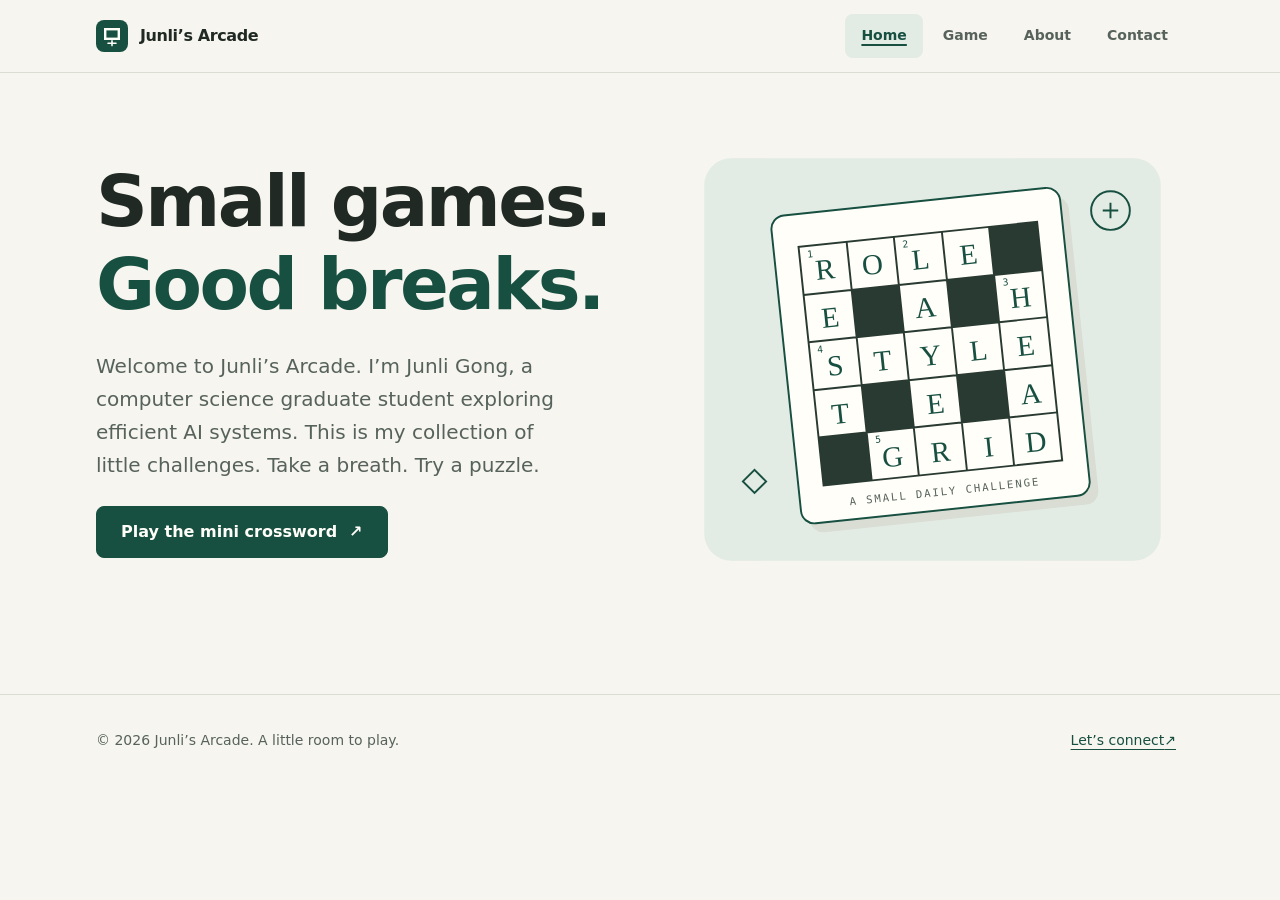
<file: index.html>
<!doctype html>
<html lang="en">
  <head>
    <meta charset="utf-8">
    <meta name="viewport" content="width=device-width, initial-scale=1">
    <meta name="description" content="A personal arcade by Junli Gong. Play a web-themed mini crossword and explore a growing collection of small games.">
    <meta name="theme-color" content="#174f41">
    <title>Small games, thoughtful details | Junli’s Arcade</title>
    <link rel="icon" href="assets/icons/arcade.svg" type="image/svg+xml">
    <link rel="stylesheet" href="styles/global.css">
    <link rel="stylesheet" href="index.css">
  </head>
  <body>
    <a class="skip-link" href="#main-content">Skip to main content</a>
    <header class="site-header">
      <div class="header-inner">
        <a class="brand" href="index.html">
          <img src="assets/icons/arcade.svg" alt="" width="40" height="40">
          <span>Junli’s Arcade</span>
        </a>
        <nav class="site-nav" aria-label="Main navigation">
          <ul>
            <li><a href="index.html" aria-current="page">Home</a></li>
            <li><a href="game/">Game</a></li>
            <li><a href="about/">About</a></li>
            <li><a href="contact/">Contact</a></li>
          </ul>
        </nav>
      </div>
    </header>
    <main class="page" id="main-content" tabindex="-1">
      <section class="hero" aria-labelledby="hero-title">
        <div>
          <h1 id="hero-title">Small games.<br><em>Good breaks.</em></h1>
          <p class="intro">Welcome to Junli’s Arcade. I’m Junli Gong, a computer science graduate student exploring efficient AI systems. This is my collection of little challenges. Take a breath. Try a puzzle.</p>
          <a class="button" href="game/">Play the mini crossword <span aria-hidden="true">↗</span></a>
        </div>
        <figure class="hero-art">
          <img src="assets/images/arcade-board.svg" alt="Illustration of a five-by-five crossword with intersecting web development words" width="520" height="460">
        </figure>
      </section>
    </main>
    <footer class="site-footer">
      <div class="footer-inner">
        <p>© 2026 Junli’s Arcade. A little room to play.</p>
        <a href="contact/">Let’s connect <span aria-hidden="true">↗</span></a>
      </div>
    </footer>
  </body>
</html>
</file>
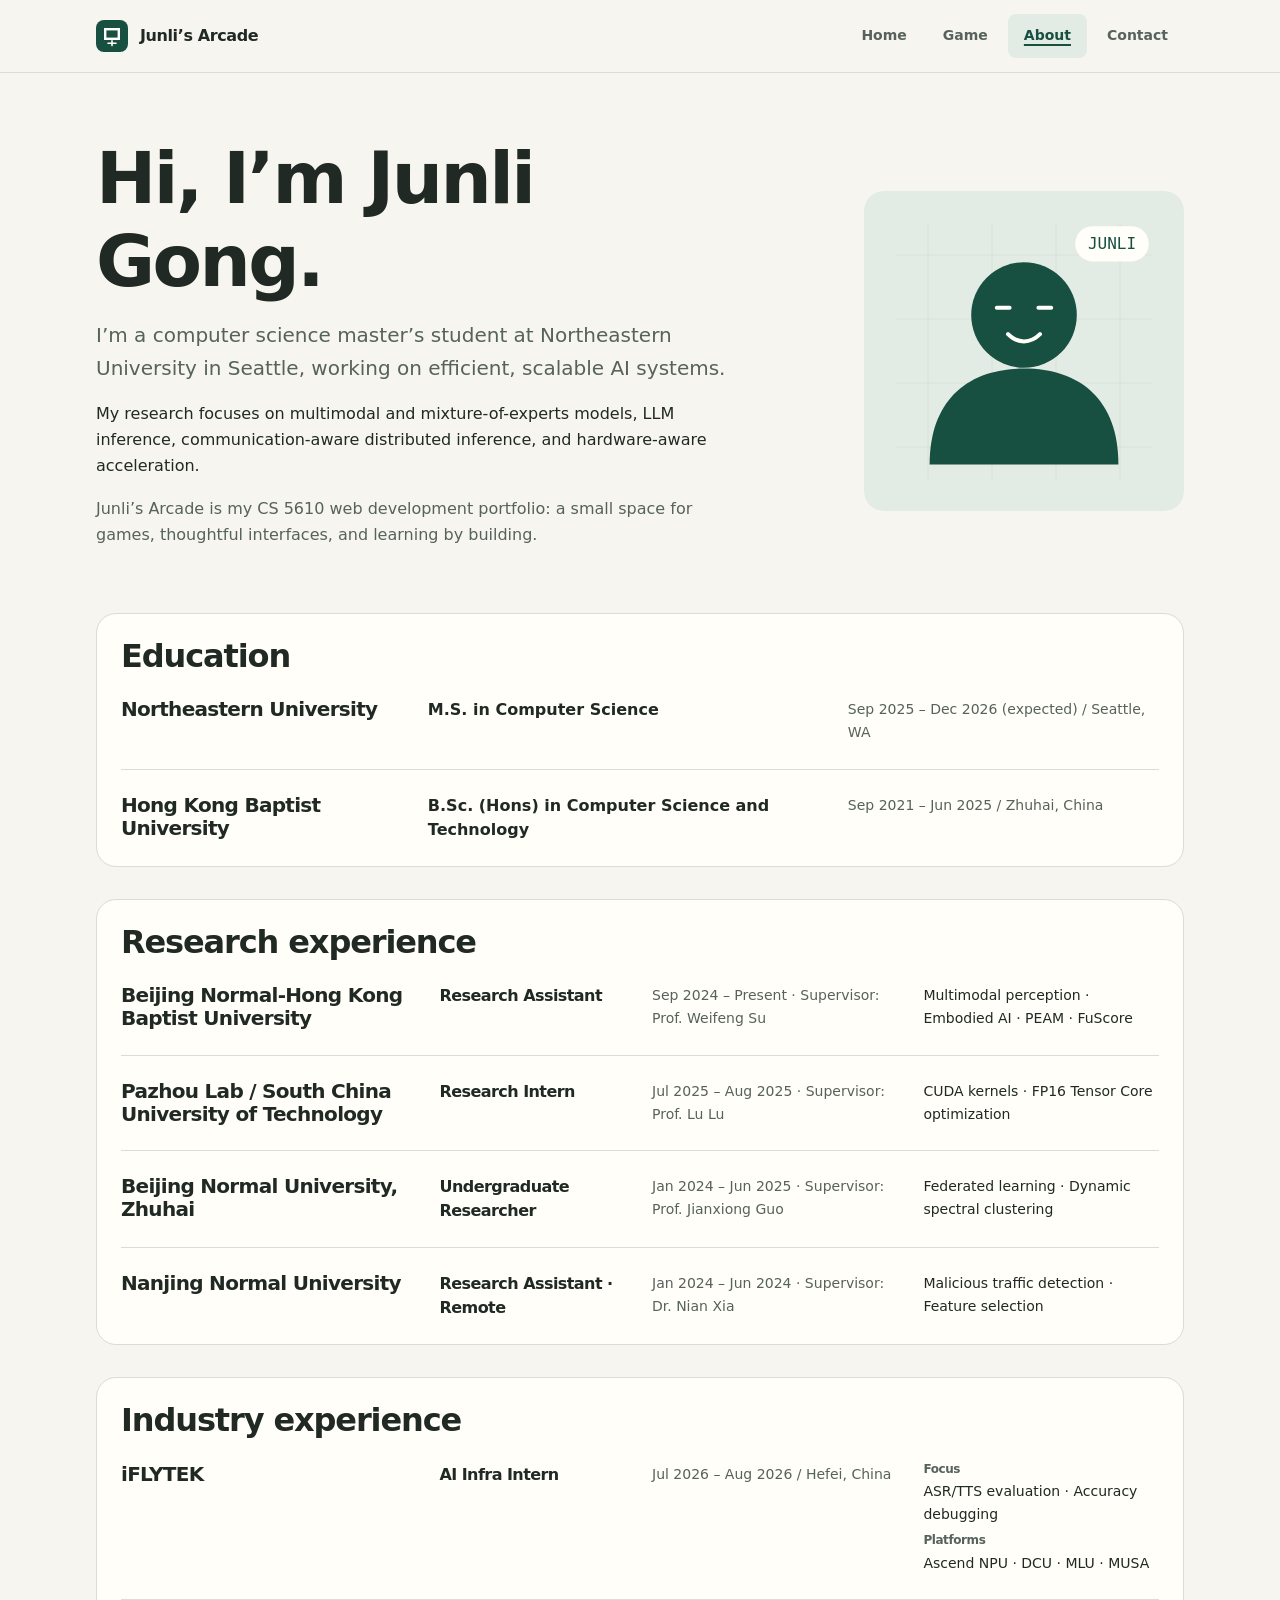
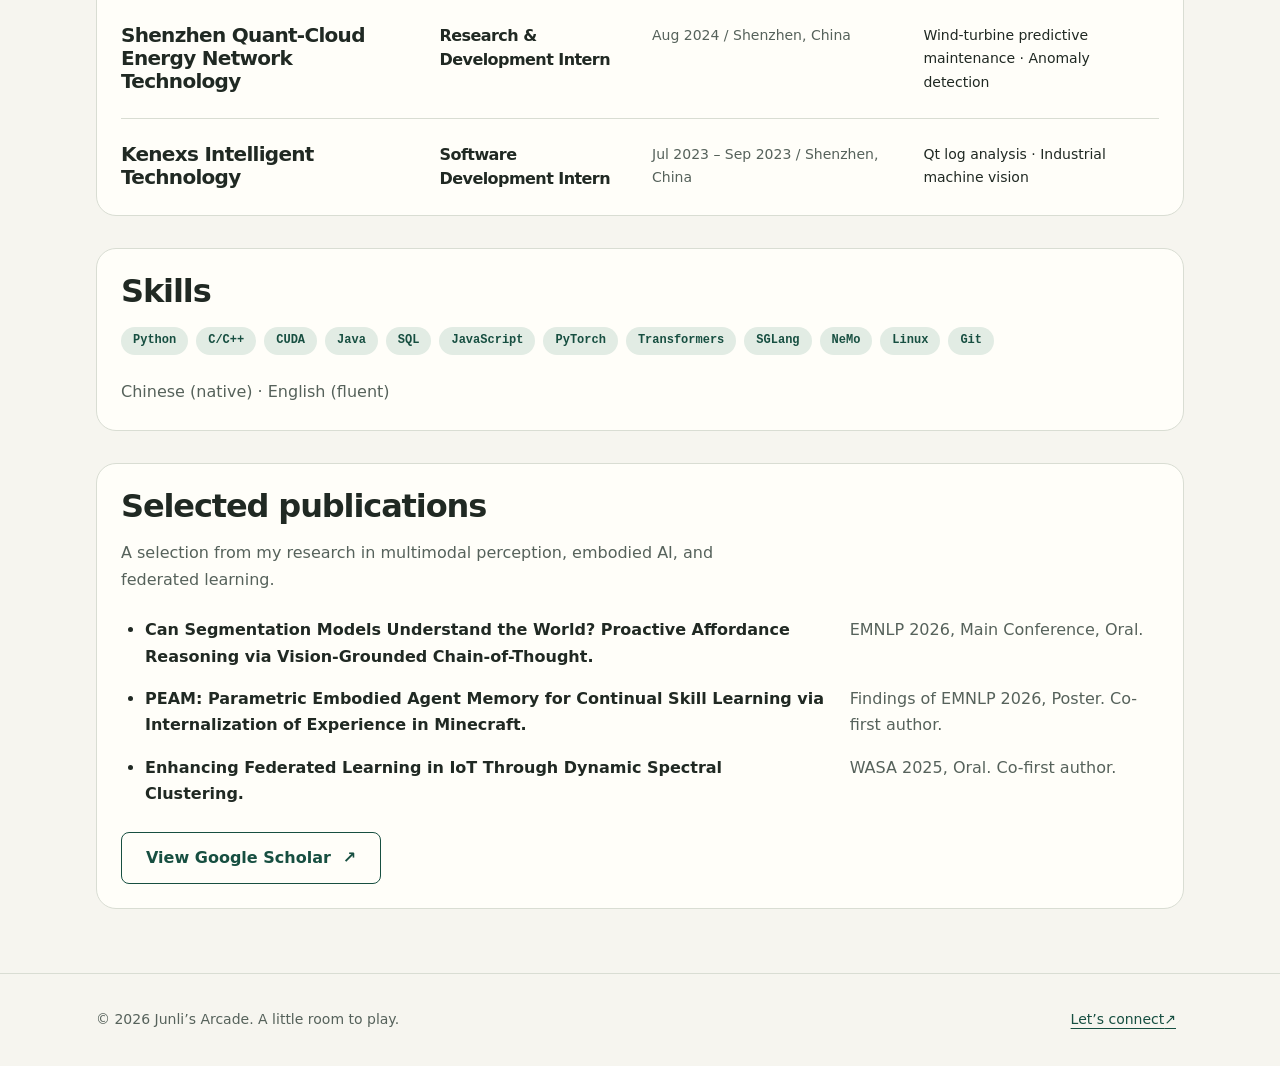
<file: about/index.html>
<!doctype html>
<html lang="en">
  <head>
    <meta charset="utf-8">
    <meta name="viewport" content="width=device-width, initial-scale=1">
    <meta name="description" content="Meet Junli Gong, a Northeastern computer science graduate student researching efficient AI systems, multimodal models, and distributed inference.">
    <meta name="theme-color" content="#174f41">
    <title>About Junli Gong | Junli’s Arcade</title>
    <link rel="icon" href="../assets/icons/arcade.svg" type="image/svg+xml">
    <link rel="stylesheet" href="../styles/global.css">
    <link rel="stylesheet" href="about.css">
  </head>
  <body>
    <a class="skip-link" href="#main-content">Skip to main content</a>
    <header class="site-header">
      <div class="header-inner">
        <a class="brand" href="../index.html">
          <img src="../assets/icons/arcade.svg" alt="" width="40" height="40">
          <span>Junli’s Arcade</span>
        </a>
        <nav class="site-nav" aria-label="Main navigation">
          <ul>
            <li><a href="../index.html">Home</a></li>
            <li><a href="../game/">Game</a></li>
            <li><a href="../about/" aria-current="page">About</a></li>
            <li><a href="../contact/">Contact</a></li>
          </ul>
        </nav>
      </div>
    </header>
    <main class="page" id="main-content" tabindex="-1">
      <section class="about-intro" aria-labelledby="about-title">
        <div>
          <h1 id="about-title">Hi, I’m Junli Gong.</h1>
          <p class="intro">I’m a computer science master’s student at Northeastern University in Seattle, working on efficient, scalable AI systems.</p>
          <p>My research focuses on multimodal and mixture-of-experts models, LLM inference, communication-aware distributed inference, and hardware-aware acceleration.</p>
          <p class="muted">Junli’s Arcade is my CS 5610 web development portfolio: a small space for games, thoughtful interfaces, and learning by building.</p>
        </div>
        <figure class="portrait">
          <img src="../assets/images/avatar.svg" alt="Illustrated avatar for Junli with a smiling face and a JUNLI name badge" width="400" height="400">
        </figure>
      </section>
      <div class="about-sections">
        <section class="about-card" aria-labelledby="education-title">
          <h2 id="education-title">Education</h2>
          <section class="resume-entry resume-entry--education" aria-labelledby="neu-title">
            <h3 class="entry-title" id="neu-title">Northeastern University</h3>
            <p class="entry-role"><strong>M.S. in Computer Science</strong></p>
            <p class="muted entry-meta">Sep 2025 – Dec 2026 (expected) / Seattle, WA</p>
          </section>
          <section class="resume-entry resume-entry--education" aria-labelledby="hkbu-title">
            <h3 class="entry-title" id="hkbu-title">Hong Kong Baptist University</h3>
            <p class="entry-role"><strong>B.Sc. (Hons) in Computer Science and Technology</strong></p>
            <p class="muted entry-meta">Sep 2021 – Jun 2025 / Zhuhai, China</p>
          </section>
        </section>
        <section class="about-card" aria-labelledby="research-title">
          <h2 id="research-title">Research experience</h2>
          <section class="resume-entry" aria-labelledby="bn-hkbu-title">
            <h3 class="entry-title" id="bn-hkbu-title">Beijing Normal-Hong Kong Baptist University</h3>
            <h4 class="entry-role">Research Assistant</h4>
            <p class="muted entry-meta">Sep 2024 – Present · Supervisor: Prof. Weifeng Su</p>
            <p class="entry-topic">Multimodal perception · Embodied AI · PEAM · FuScore</p>
          </section>
          <section class="resume-entry" aria-labelledby="pazhou-title">
            <h3 class="entry-title" id="pazhou-title">Pazhou Lab / South China University of Technology</h3>
            <h4 class="entry-role">Research Intern</h4>
            <p class="muted entry-meta">Jul 2025 – Aug 2025 · Supervisor: Prof. Lu Lu</p>
            <p class="entry-topic">CUDA kernels · FP16 Tensor Core optimization</p>
          </section>
          <section class="resume-entry" aria-labelledby="bnu-title">
            <h3 class="entry-title" id="bnu-title">Beijing Normal University, Zhuhai</h3>
            <h4 class="entry-role">Undergraduate Researcher</h4>
            <p class="muted entry-meta">Jan 2024 – Jun 2025 · Supervisor: Prof. Jianxiong Guo</p>
            <p class="entry-topic">Federated learning · Dynamic spectral clustering</p>
          </section>
          <section class="resume-entry" aria-labelledby="nnu-title">
            <h3 class="entry-title" id="nnu-title">Nanjing Normal University</h3>
            <h4 class="entry-role">Research Assistant · Remote</h4>
            <p class="muted entry-meta">Jan 2024 – Jun 2024 · Supervisor: Dr. Nian Xia</p>
            <p class="entry-topic">Malicious traffic detection · Feature selection</p>
          </section>
        </section>
        <section class="about-card" aria-labelledby="industry-title">
          <h2 id="industry-title">Industry experience</h2>
          <section class="resume-entry" aria-labelledby="iflytek-title">
            <h3 class="entry-title" id="iflytek-title">iFLYTEK</h3>
            <h4 class="entry-role">AI Infra Intern</h4>
            <p class="muted entry-meta">Jul 2026 – Aug 2026 / Hefei, China</p>
            <section class="entry-topic" aria-labelledby="infra-focus-title">
              <h5 id="infra-focus-title">Focus</h5>
              <p class="entry-topic">ASR/TTS evaluation · Accuracy debugging</p>
              <section aria-labelledby="infra-platforms-title">
                <h6 id="infra-platforms-title">Platforms</h6>
                <p class="entry-topic">Ascend NPU · DCU · MLU · MUSA</p>
              </section>
            </section>
          </section>
          <section class="resume-entry" aria-labelledby="quant-cloud-title">
            <h3 class="entry-title" id="quant-cloud-title">Shenzhen Quant-Cloud Energy Network Technology</h3>
            <h4 class="entry-role">Research &amp; Development Intern</h4>
            <p class="muted entry-meta">Aug 2024 / Shenzhen, China</p>
            <p class="entry-topic">Wind-turbine predictive maintenance · Anomaly detection</p>
          </section>
          <section class="resume-entry" aria-labelledby="kenexs-title">
            <h3 class="entry-title" id="kenexs-title">Kenexs Intelligent Technology</h3>
            <h4 class="entry-role">Software Development Intern</h4>
            <p class="muted entry-meta">Jul 2023 – Sep 2023 / Shenzhen, China</p>
            <p class="entry-topic">Qt log analysis · Industrial machine vision</p>
          </section>
        </section>
        <section class="about-card" aria-labelledby="skills-title">
          <h2 id="skills-title">Skills</h2>
          <ul class="skills">
            <li><span class="badge">Python</span></li>
            <li><span class="badge">C/C++</span></li>
            <li><span class="badge">CUDA</span></li>
            <li><span class="badge">Java</span></li>
            <li><span class="badge">SQL</span></li>
            <li><span class="badge">JavaScript</span></li>
            <li><span class="badge">PyTorch</span></li>
            <li><span class="badge">Transformers</span></li>
            <li><span class="badge">SGLang</span></li>
            <li><span class="badge">NeMo</span></li>
            <li><span class="badge">Linux</span></li>
            <li><span class="badge">Git</span></li>
          </ul>
          <p class="language-note">Chinese (native) · English (fluent)</p>
        </section>
        <section class="about-card" aria-labelledby="publications-title">
          <h2 id="publications-title">Selected publications</h2>
          <p class="muted">A selection from my research in multimodal perception, embodied AI, and federated learning.</p>
          <ul class="publication-list">
            <li><div class="publication-entry"><strong>Can Segmentation Models Understand the World? Proactive Affordance Reasoning via Vision-Grounded Chain-of-Thought.</strong> <span class="publication-meta">EMNLP 2026, Main Conference, Oral.</span></div></li>
            <li><div class="publication-entry"><strong>PEAM: Parametric Embodied Agent Memory for Continual Skill Learning via Internalization of Experience in Minecraft.</strong> <span class="publication-meta">Findings of EMNLP 2026, Poster. Co-first author.</span></div></li>
            <li><div class="publication-entry"><strong>Enhancing Federated Learning in IoT Through Dynamic Spectral Clustering.</strong> <span class="publication-meta">WASA 2025, Oral. Co-first author.</span></div></li>
          </ul>
          <a class="button button--secondary" href="https://scholar.google.com/citations?user=ivUsbMMAAAAJ">View Google Scholar <span aria-hidden="true">↗</span></a>
        </section>
      </div>
    </main>
    <footer class="site-footer">
      <div class="footer-inner">
        <p>© 2026 Junli’s Arcade. A little room to play.</p>
        <a href="../contact/">Let’s connect <span aria-hidden="true">↗</span></a>
      </div>
    </footer>
  </body>
</html>
</file>
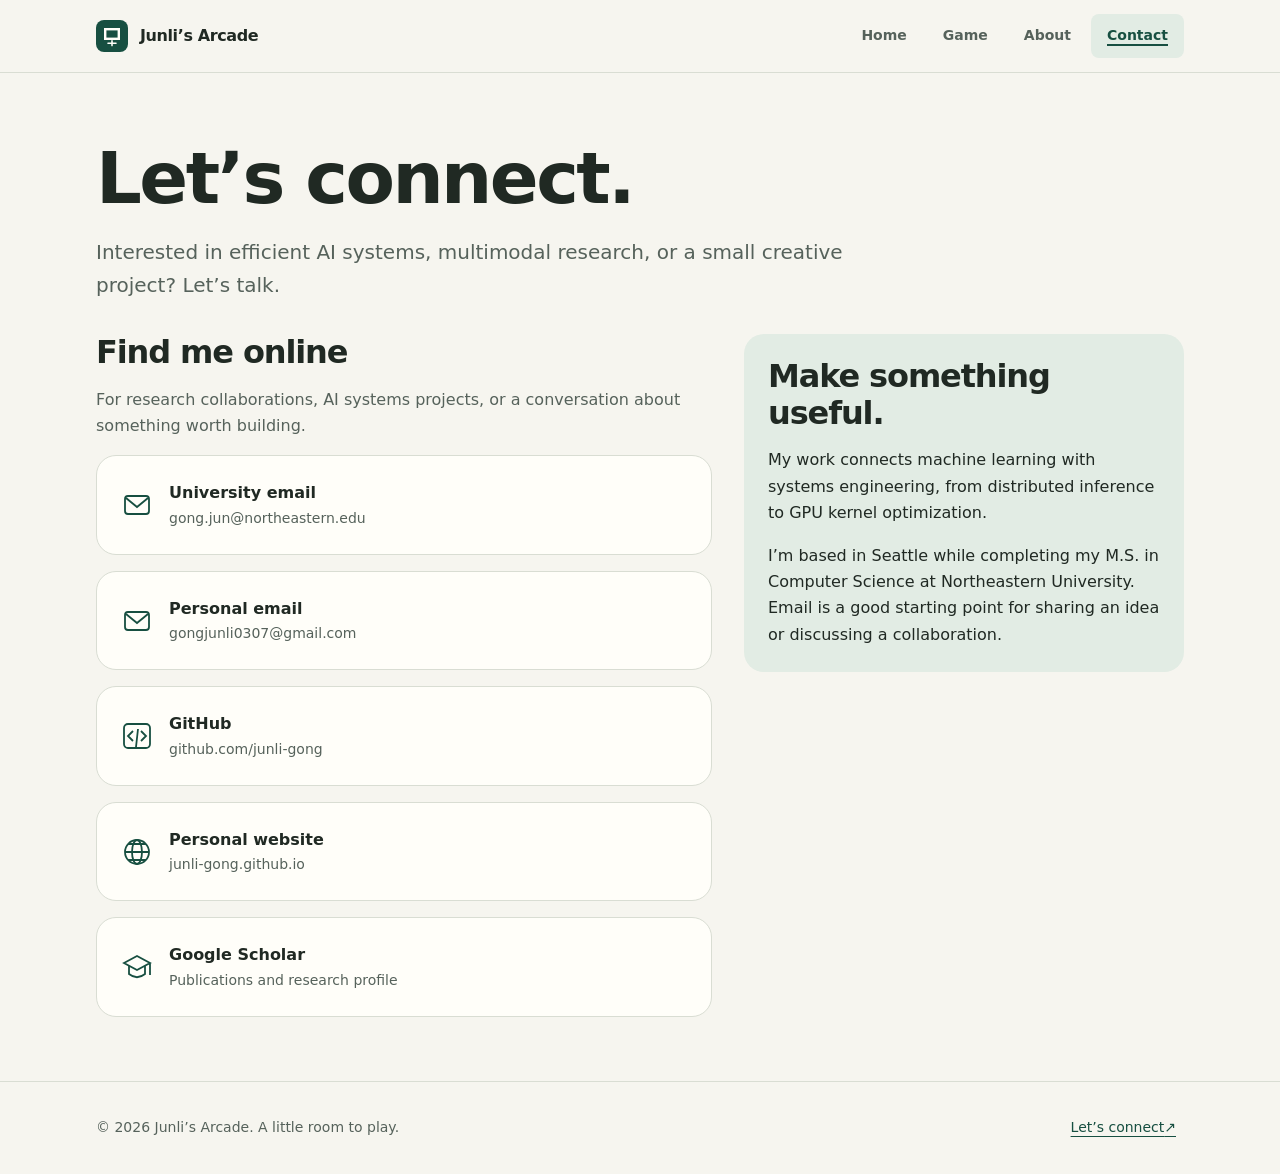
<file: contact/index.html>
<!doctype html>
<html lang="en">
  <head>
    <meta charset="utf-8">
    <meta name="viewport" content="width=device-width, initial-scale=1">
    <meta name="description" content="Contact Junli Gong by email, and explore his GitHub, personal website, and Google Scholar profile.">
    <meta name="theme-color" content="#174f41">
    <title>Contact | Junli’s Arcade</title>
    <link rel="icon" href="../assets/icons/arcade.svg" type="image/svg+xml">
    <link rel="stylesheet" href="../styles/global.css">
    <link rel="stylesheet" href="contact.css">
  </head>
  <body>
    <a class="skip-link" href="#main-content">Skip to main content</a>
    <header class="site-header">
      <div class="header-inner">
        <a class="brand" href="../index.html">
          <img src="../assets/icons/arcade.svg" alt="" width="40" height="40">
          <span>Junli’s Arcade</span>
        </a>
        <nav class="site-nav" aria-label="Main navigation">
          <ul>
            <li><a href="../index.html">Home</a></li>
            <li><a href="../game/">Game</a></li>
            <li><a href="../about/">About</a></li>
            <li><a href="../contact/" aria-current="page">Contact</a></li>
          </ul>
        </nav>
      </div>
    </header>
    <main class="page" id="main-content" tabindex="-1">
      <header class="page-heading">
        <h1>Let’s connect.</h1>
        <p class="intro">Interested in efficient AI systems, multimodal research, or a small creative project? Let’s talk.</p>
      </header>
      <div class="contact-layout">
        <section aria-labelledby="contact-links-title">
          <h2 id="contact-links-title">Find me online</h2>
          <p class="muted">For research collaborations, AI systems projects, or a conversation about something worth building.</p>
          <ul class="contact-links">
            <li>
              <a class="contact-link" href="mailto:gong.jun@northeastern.edu">
                <svg xmlns="http://www.w3.org/2000/svg" width="32" height="32" viewBox="0 0 32 32" fill="none" stroke="currentColor" stroke-width="1.8" aria-hidden="true" focusable="false"><rect x="4" y="7" width="24" height="18" rx="3"/><path d="m5 9 11 9L27 9"/></svg>
                <span><strong>University email</strong><small>gong.jun@northeastern.edu</small></span>
              </a>
            </li>
            <li>
              <a class="contact-link" href="mailto:gongjunli0307@gmail.com">
                <svg xmlns="http://www.w3.org/2000/svg" width="32" height="32" viewBox="0 0 32 32" fill="none" stroke="currentColor" stroke-width="1.8" aria-hidden="true" focusable="false"><rect x="4" y="7" width="24" height="18" rx="3"/><path d="m5 9 11 9L27 9"/></svg>
                <span><strong>Personal email</strong><small>gongjunli0307@gmail.com</small></span>
              </a>
            </li>
            <li>
              <a class="contact-link" href="https://github.com/junli-gong">
                <svg xmlns="http://www.w3.org/2000/svg" width="32" height="32" viewBox="0 0 32 32" fill="none" stroke="currentColor" stroke-width="1.8" aria-hidden="true" focusable="false"><rect x="3" y="4" width="26" height="24" rx="4"/><path d="m12 11-5 5 5 5m8-10 5 5-5 5m-3-12-2 18"/></svg>
                <span><strong>GitHub</strong><small>github.com/junli-gong</small></span>
              </a>
            </li>
            <li>
              <a class="contact-link" href="https://junli-gong.github.io">
                <svg xmlns="http://www.w3.org/2000/svg" width="32" height="32" viewBox="0 0 32 32" fill="none" stroke="currentColor" stroke-width="1.8" aria-hidden="true" focusable="false"><circle cx="16" cy="16" r="12"/><ellipse cx="16" cy="16" rx="5" ry="12"/><path d="M4 16h24M7 8h18M7 24h18"/></svg>
                <span><strong>Personal website</strong><small>junli-gong.github.io</small></span>
              </a>
            </li>
            <li>
              <a class="contact-link" href="https://scholar.google.com/citations?user=ivUsbMMAAAAJ">
                <svg xmlns="http://www.w3.org/2000/svg" width="32" height="32" viewBox="0 0 32 32" fill="none" stroke="currentColor" stroke-width="1.8" aria-hidden="true" focusable="false"><path d="m3 12 13-7 13 7-13 7-13-7Zm5 3v8c5 4 11 4 16 0v-8m5-3v12"/></svg>
                <span><strong>Google Scholar</strong><small>Publications and research profile</small></span>
              </a>
            </li>
          </ul>
        </section>
        <aside class="contact-note" aria-labelledby="conversation-title">
          <h2 id="conversation-title">Make something useful.</h2>
          <p>My work connects machine learning with systems engineering, from distributed inference to GPU kernel optimization.</p>
          <p>I’m based in Seattle while completing my M.S. in Computer Science at Northeastern University. Email is a good starting point for sharing an idea or discussing a collaboration.</p>
        </aside>
      </div>
    </main>
    <footer class="site-footer">
      <div class="footer-inner">
        <p>© 2026 Junli’s Arcade. A little room to play.</p>
        <a href="../contact/">Let’s connect <span aria-hidden="true">↗</span></a>
      </div>
    </footer>
  </body>
</html>
</file>
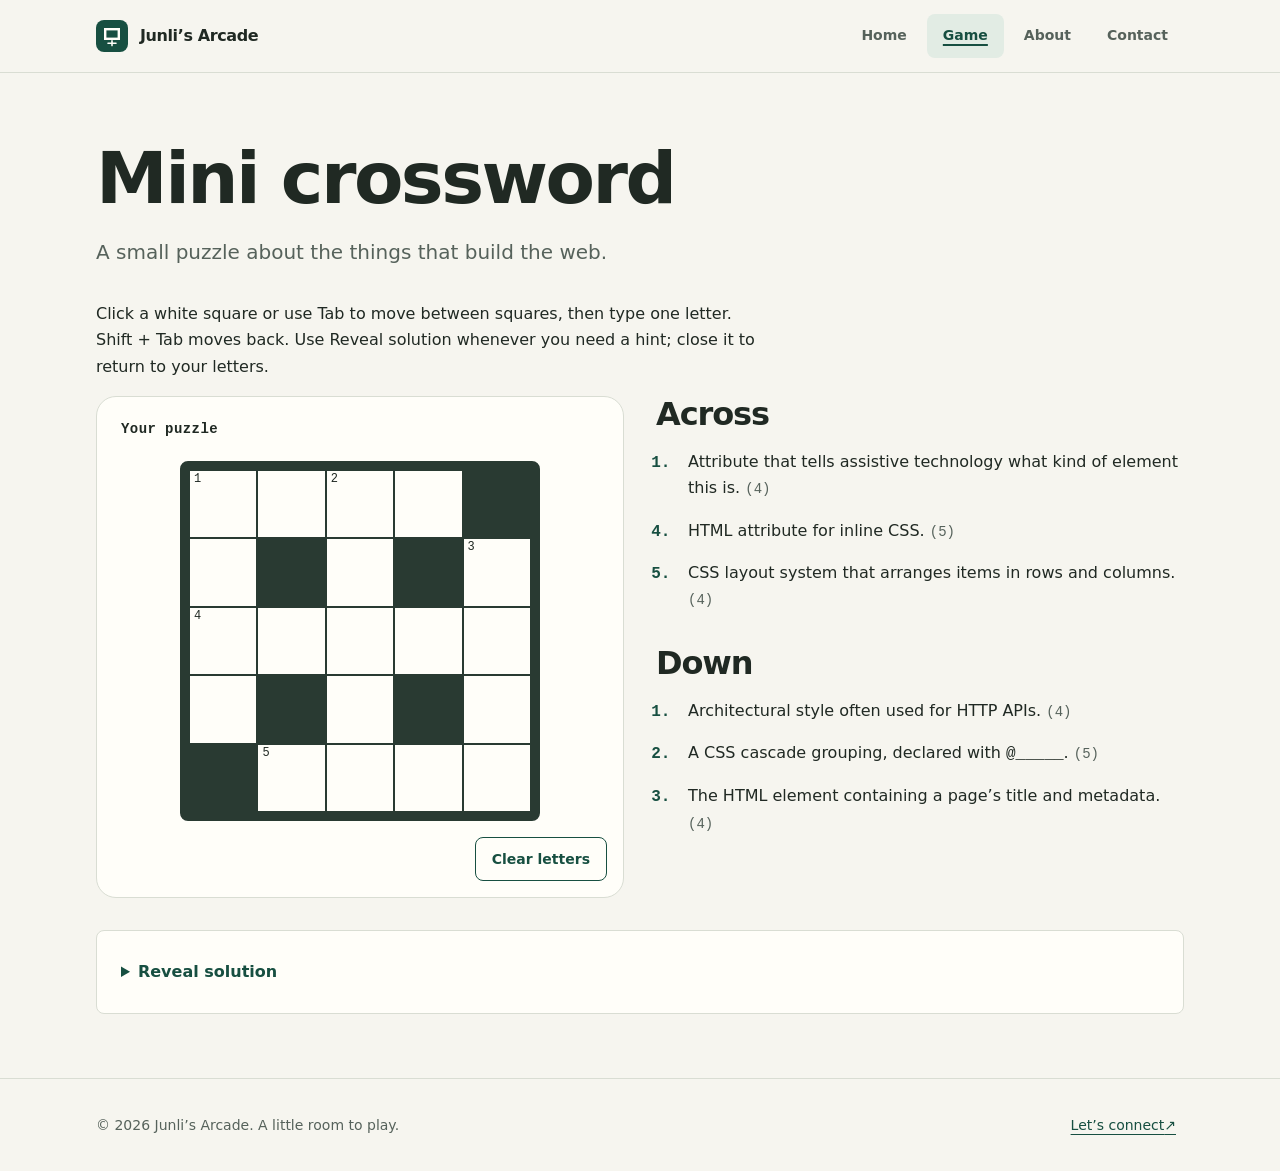
<file: game/index.html>
<!doctype html>
<html lang="en">
  <head>
    <meta charset="utf-8">
    <meta name="viewport" content="width=device-width, initial-scale=1">
    <meta name="description" content="Play a keyboard-friendly five-by-five web development crossword. Six clues, editable letters, and a solution you can reveal.">
    <meta name="theme-color" content="#174f41">
    <title>Mini crossword | Junli’s Arcade</title>
    <link rel="icon" href="../assets/icons/arcade.svg" type="image/svg+xml">
    <link rel="stylesheet" href="../styles/global.css">
    <link rel="stylesheet" href="game.css">
  </head>
  <body>
    <a class="skip-link" href="#main-content">Skip to main content</a>
    <header class="site-header">
      <div class="header-inner">
        <a class="brand" href="../index.html">
          <img src="../assets/icons/arcade.svg" alt="" width="40" height="40">
          <span>Junli’s Arcade</span>
        </a>
        <nav class="site-nav" aria-label="Main navigation">
          <ul>
            <li><a href="../index.html">Home</a></li>
            <li><a href="../game/" aria-current="page">Game</a></li>
            <li><a href="../about/">About</a></li>
            <li><a href="../contact/">Contact</a></li>
          </ul>
        </nav>
      </div>
    </header>
    <main class="page" id="main-content" tabindex="-1">
      <header class="page-heading">
        <h1>Mini crossword</h1>
        <p class="intro">A small puzzle about the things that build the web.</p>
      </header>
      <p id="puzzle-instructions">Click a white square or use Tab to move between squares, then type one letter. Shift + Tab moves back. Use Reveal solution whenever you need a hint; close it to return to your letters.</p>
      <section class="puzzle" aria-label="Web development crossword">
        <section class="board-panel" aria-labelledby="board-title">
          <h2 id="board-title">Your puzzle</h2>
          <form class="puzzle-form" action="#" autocomplete="off">
            <div class="crossword-grid">
              <label class="cell" data-num="1" data-answer="R" for="r1c1">
                <span class="visually-hidden">Row 1, column 1, 1 Across, 1 Down</span>
                <input id="r1c1" type="text" maxlength="1" autocapitalize="characters" spellcheck="false">
              </label>
              <label class="cell" data-answer="O" for="r1c2">
                <span class="visually-hidden">Row 1, column 2, 1 Across</span>
                <input id="r1c2" type="text" maxlength="1" autocapitalize="characters" spellcheck="false">
              </label>
              <label class="cell" data-num="2" data-answer="L" for="r1c3">
                <span class="visually-hidden">Row 1, column 3, 1 Across, 2 Down</span>
                <input id="r1c3" type="text" maxlength="1" autocapitalize="characters" spellcheck="false">
              </label>
              <label class="cell" data-answer="E" for="r1c4">
                <span class="visually-hidden">Row 1, column 4, 1 Across</span>
                <input id="r1c4" type="text" maxlength="1" autocapitalize="characters" spellcheck="false">
              </label>
              <span class="cell cell--block" aria-hidden="true"></span>
              <label class="cell" data-answer="E" for="r2c1">
                <span class="visually-hidden">Row 2, column 1, 1 Down</span>
                <input id="r2c1" type="text" maxlength="1" autocapitalize="characters" spellcheck="false">
              </label>
              <span class="cell cell--block" aria-hidden="true"></span>
              <label class="cell" data-answer="A" for="r2c3">
                <span class="visually-hidden">Row 2, column 3, 2 Down</span>
                <input id="r2c3" type="text" maxlength="1" autocapitalize="characters" spellcheck="false">
              </label>
              <span class="cell cell--block" aria-hidden="true"></span>
              <label class="cell" data-num="3" data-answer="H" for="r2c5">
                <span class="visually-hidden">Row 2, column 5, 3 Down</span>
                <input id="r2c5" type="text" maxlength="1" autocapitalize="characters" spellcheck="false">
              </label>
              <label class="cell" data-num="4" data-answer="S" for="r3c1">
                <span class="visually-hidden">Row 3, column 1, 4 Across, 1 Down</span>
                <input id="r3c1" type="text" maxlength="1" autocapitalize="characters" spellcheck="false">
              </label>
              <label class="cell" data-answer="T" for="r3c2">
                <span class="visually-hidden">Row 3, column 2, 4 Across</span>
                <input id="r3c2" type="text" maxlength="1" autocapitalize="characters" spellcheck="false">
              </label>
              <label class="cell" data-answer="Y" for="r3c3">
                <span class="visually-hidden">Row 3, column 3, 4 Across, 2 Down</span>
                <input id="r3c3" type="text" maxlength="1" autocapitalize="characters" spellcheck="false">
              </label>
              <label class="cell" data-answer="L" for="r3c4">
                <span class="visually-hidden">Row 3, column 4, 4 Across</span>
                <input id="r3c4" type="text" maxlength="1" autocapitalize="characters" spellcheck="false">
              </label>
              <label class="cell" data-answer="E" for="r3c5">
                <span class="visually-hidden">Row 3, column 5, 4 Across, 3 Down</span>
                <input id="r3c5" type="text" maxlength="1" autocapitalize="characters" spellcheck="false">
              </label>
              <label class="cell" data-answer="T" for="r4c1">
                <span class="visually-hidden">Row 4, column 1, 1 Down</span>
                <input id="r4c1" type="text" maxlength="1" autocapitalize="characters" spellcheck="false">
              </label>
              <span class="cell cell--block" aria-hidden="true"></span>
              <label class="cell" data-answer="E" for="r4c3">
                <span class="visually-hidden">Row 4, column 3, 2 Down</span>
                <input id="r4c3" type="text" maxlength="1" autocapitalize="characters" spellcheck="false">
              </label>
              <span class="cell cell--block" aria-hidden="true"></span>
              <label class="cell" data-answer="A" for="r4c5">
                <span class="visually-hidden">Row 4, column 5, 3 Down</span>
                <input id="r4c5" type="text" maxlength="1" autocapitalize="characters" spellcheck="false">
              </label>
              <span class="cell cell--block" aria-hidden="true"></span>
              <label class="cell" data-num="5" data-answer="G" for="r5c2">
                <span class="visually-hidden">Row 5, column 2, 5 Across</span>
                <input id="r5c2" type="text" maxlength="1" autocapitalize="characters" spellcheck="false">
              </label>
              <label class="cell" data-answer="R" for="r5c3">
                <span class="visually-hidden">Row 5, column 3, 5 Across, 2 Down</span>
                <input id="r5c3" type="text" maxlength="1" autocapitalize="characters" spellcheck="false">
              </label>
              <label class="cell" data-answer="I" for="r5c4">
                <span class="visually-hidden">Row 5, column 4, 5 Across</span>
                <input id="r5c4" type="text" maxlength="1" autocapitalize="characters" spellcheck="false">
              </label>
              <label class="cell" data-answer="D" for="r5c5">
                <span class="visually-hidden">Row 5, column 5, 5 Across, 3 Down</span>
                <input id="r5c5" type="text" maxlength="1" autocapitalize="characters" spellcheck="false">
              </label>
            </div>
            <div class="board-actions">
              <button class="button button--secondary" type="reset">Clear letters</button>
            </div>
          </form>
        </section>
        <div class="clue-panel">
          <section aria-labelledby="across-title">
            <h2 id="across-title">Across</h2>
            <ol class="clue-list">
              <li value="1">Attribute that tells assistive technology what kind of element this is. <span class="clue-length">(4)</span></li>
              <li value="4">HTML attribute for inline CSS. <span class="clue-length">(5)</span></li>
              <li value="5">CSS layout system that arranges items in rows and columns. <span class="clue-length">(4)</span></li>
            </ol>
          </section>
          <section aria-labelledby="down-title">
            <h2 id="down-title">Down</h2>
            <ol class="clue-list">
              <li value="1">Architectural style often used for HTTP APIs. <span class="clue-length">(4)</span></li>
              <li value="2">A CSS cascade grouping, declared with <code>@_____</code>. <span class="clue-length">(5)</span></li>
              <li value="3">The HTML element containing a page’s title and metadata. <span class="clue-length">(4)</span></li>
            </ol>
          </section>
        </div>
        <details class="solution">
          <summary>Reveal solution</summary>
          <div class="solution-content">
            <p>The solution is shown on the board. Your letters are saved while this panel is open. Close the panel to keep playing.</p>
            <div class="answer-lists">
              <section aria-labelledby="across-answers-title">
                <h2 id="across-answers-title">Across answers</h2>
                <ol>
                  <li value="1"><strong>ROLE</strong></li>
                  <li value="4"><strong>STYLE</strong></li>
                  <li value="5"><strong>GRID</strong></li>
                </ol>
              </section>
              <section aria-labelledby="down-answers-title">
                <h2 id="down-answers-title">Down answers</h2>
                <ol>
                  <li value="1"><strong>REST</strong></li>
                  <li value="2"><strong>LAYER</strong></li>
                  <li value="3"><strong>HEAD</strong></li>
                </ol>
              </section>
            </div>
          </div>
        </details>
      </section>
    </main>
    <footer class="site-footer">
      <div class="footer-inner">
        <p>© 2026 Junli’s Arcade. A little room to play.</p>
        <a href="../contact/">Let’s connect <span aria-hidden="true">↗</span></a>
      </div>
    </footer>
  </body>
</html>
</file>
<file: styles/global.css>
:root {
  /* Warm neutrals, one forest-green accent, and shared layout/type scales. */
  --color-paper: #f6f5ef;
  --color-surface: #fffef9;
  --color-ink: #202923;
  --color-muted: #56625b;
  --color-line: #d9ddd3;
  --color-accent: #174f41;
  --color-accent-soft: #e2ece4;
  --color-block: #293a32;
  --font-body: system-ui, -apple-system, BlinkMacSystemFont, "Segoe UI", sans-serif;
  --font-mono: "SFMono-Regular", Consolas, "Liberation Mono", monospace;
  --text-xs: 0.75rem;
  --text-sm: 0.875rem;
  --text-base: 1rem;
  --text-lg: 1.25rem;
  --text-xl: 1.5rem;
  --text-2xl: 2rem;
  --text-3xl: 2.5rem;
  --text-4xl: 4.5rem;
  --space-1: 0.25rem;
  --space-2: 0.5rem;
  --space-3: 0.75rem;
  --space-4: 1rem;
  --space-6: 1.5rem;
  --space-8: 2rem;
  --space-12: 3rem;
  --space-16: 4rem;
  --radius-sm: 0.5rem;
  --radius-lg: 1.25rem;
  --radius-pill: 99rem;
  --content-width: 72rem;
  --reading-width: 65ch;
  --target-size: 2.75rem;
  --nav-height: 4.5rem;
  --line-thin: 1px;
  --line-bold: 2px;
  --focus-width: 3px;
  --motion-fast: 160ms;
}

* {
  box-sizing: border-box;
}

html {
  scroll-padding-top: calc(var(--nav-height) + var(--space-6));
  scroll-padding-bottom: calc(var(--nav-height) + var(--space-6));
}

body {
  margin: 0;
  padding-bottom: calc(var(--nav-height) + env(safe-area-inset-bottom));
  background: var(--color-paper);
  color: var(--color-ink);
  font-family: var(--font-body);
  font-size: var(--text-base);
  line-height: 1.65;
}

img,
svg {
  display: block;
  max-width: 100%;
  height: auto;
}

a {
  color: var(--color-accent);
  text-underline-offset: var(--space-1);
}

a,
button,
summary {
  -webkit-tap-highlight-color: var(--color-accent-soft);
  transition: background-color var(--motion-fast), color var(--motion-fast);
}

a:hover {
  text-decoration-thickness: var(--line-bold);
}

:focus-visible {
  outline: var(--focus-width) solid var(--color-accent);
  outline-offset: var(--space-1);
}

main:focus {
  outline: none;
}

h1,
h2,
h3,
h4,
h5,
h6 {
  margin: 0 0 var(--space-4);
  line-height: 1.15;
  font-weight: 600;
  letter-spacing: -0.035em;
}

h1 {
  font-size: clamp(var(--text-3xl), 6vw, var(--text-4xl));
  font-weight: 650;
}
h2 { font-size: var(--text-2xl); }
h3 { font-size: var(--text-xl); }
h4 { font-size: var(--text-lg); }
h5 { font-size: var(--text-base); }
h6 { font-size: var(--text-sm); }

p {
  max-width: var(--reading-width);
  margin: 0 0 var(--space-4);
}

ul,
ol {
  padding-left: var(--space-6);
}

button,
input {
  font: inherit;
}

button,
summary {
  cursor: pointer;
}

.visually-hidden {
  position: absolute;
  width: 1px;
  height: 1px;
  padding: 0;
  margin: -1px;
  overflow: hidden;
  clip-path: inset(50%);
  white-space: nowrap;
  border: 0;
}

.skip-link {
  position: fixed;
  top: var(--space-2);
  left: var(--space-4);
  z-index: 30;
  padding: var(--space-3) var(--space-4);
  transform: translateY(-200%);
  background: var(--color-surface);
  border-radius: var(--radius-sm);
}

.skip-link:focus {
  transform: translateY(0);
}

.site-header {
  position: sticky;
  top: 0;
  z-index: 20;
  background: var(--color-paper);
  border-bottom: var(--line-thin) solid var(--color-line);
}

.header-inner,
.page,
.footer-inner {
  width: min(100%, var(--content-width));
  margin-inline: auto;
  padding-inline: var(--space-4);
}

.header-inner {
  display: flex;
  align-items: center;
  justify-content: space-between;
  min-height: var(--nav-height);
  gap: var(--space-4);
}

.brand {
  display: flex;
  align-items: center;
  min-height: var(--target-size);
  gap: var(--space-3);
  font-weight: 700;
  color: var(--color-ink);
  text-decoration: none;
  letter-spacing: -0.025em;
}

.brand img {
  width: var(--space-8);
  height: var(--space-8);
}

.site-nav ul {
  position: fixed;
  inset: auto 0 0;
  display: flex;
  align-items: stretch;
  min-height: var(--nav-height);
  margin: 0;
  padding: var(--space-2) var(--space-2) calc(var(--space-2) + env(safe-area-inset-bottom));
  list-style: none;
  background: var(--color-surface);
  border-top: var(--line-thin) solid var(--color-line);
}

.site-nav li {
  flex: 1;
}

.site-nav a {
  display: flex;
  align-items: center;
  justify-content: center;
  min-width: var(--target-size);
  min-height: var(--target-size);
  height: 100%;
  padding: var(--space-2);
  border-radius: var(--radius-sm);
  font-size: var(--text-sm);
  font-weight: 600;
  color: var(--color-muted);
  text-decoration: none;
}

.site-nav a:hover,
.site-nav a[aria-current="page"] {
  background: var(--color-accent-soft);
  color: var(--color-accent);
}

.site-nav a[aria-current="page"] {
  text-decoration: underline;
  text-decoration-thickness: var(--line-bold);
}

.page {
  padding-block: var(--space-12);
}

.intro {
  color: var(--color-muted);
  font-size: var(--text-lg);
}

.muted {
  color: var(--color-muted);
}

.button {
  display: inline-flex;
  align-items: center;
  justify-content: center;
  min-height: var(--target-size);
  gap: var(--space-3);
  padding: var(--space-3) var(--space-6);
  border: var(--line-thin) solid var(--color-accent);
  border-radius: var(--radius-sm);
  background: var(--color-accent);
  color: var(--color-surface);
  font-weight: 600;
  text-decoration: none;
}

.button:hover {
  background: var(--color-block);
}

.button--secondary {
  background: var(--color-surface);
  color: var(--color-accent);
}

.button--secondary:hover {
  background: var(--color-accent-soft);
}

.badge {
  display: inline-flex;
  padding: var(--space-1) var(--space-3);
  border-radius: var(--radius-pill);
  background: var(--color-accent-soft);
  color: var(--color-accent);
  font-family: var(--font-mono);
  font-size: var(--text-xs);
  font-weight: 600;
}

.page-heading {
  margin-bottom: var(--space-8);
}

.site-footer {
  border-top: var(--line-thin) solid var(--color-line);
}

.footer-inner {
  display: flex;
  flex-wrap: wrap;
  align-items: center;
  justify-content: space-between;
  gap: var(--space-4);
  padding-block: var(--space-6);
  color: var(--color-muted);
  font-size: var(--text-sm);
}

.footer-inner p {
  margin: 0;
}

.footer-inner a {
  display: inline-flex;
  align-items: center;
  min-height: var(--target-size);
  padding-inline: var(--space-2);
}

@media (min-width: 40rem) {
  html { scroll-padding-bottom: var(--space-6); }
  body { padding-bottom: 0; }
  .header-inner, .page, .footer-inner { padding-inline: var(--space-8); }
  .page { padding-block: var(--space-16); }
  .site-nav ul {
    position: static;
    min-height: auto;
    gap: var(--space-1);
    padding: 0;
    border: 0;
    background: transparent;
  }
  .site-nav a { padding-inline: var(--space-4); }
}

@media (prefers-reduced-motion: reduce) {
  *, *::before, *::after { transition: none !important; }
}
</file>
<file: index.css>
.hero {
  display: grid;
  align-items: center;
  gap: var(--space-8);
  padding-bottom: var(--space-12);
}

.hero h1 {
  max-width: 11ch;
}

.hero h1 em {
  color: var(--color-accent);
  font-style: normal;
  font-weight: inherit;
}

.hero .intro {
  max-width: 38ch;
  margin-block: var(--space-6);
}

.hero-art {
  margin: 0;
}

.hero-art img {
  width: 100%;
}

@media (min-width: 40rem) {
  .hero { grid-template-columns: 1.1fr 1fr; }
}
</file>
<file: about/about.css>
.about-intro {
  display: grid;
  align-items: center;
  gap: var(--space-8);
  margin-bottom: var(--space-12);
}

.portrait {
  width: 100%;
  max-width: 20rem;
  margin: 0;
}

.portrait img {
  border-radius: var(--radius-lg);
}

.about-sections {
  display: grid;
  grid-template-columns: minmax(0, 1fr);
  align-items: start;
  gap: var(--space-8);
  width: 100%;
}

.about-card {
  grid-column: 1 / -1;
  width: 100%;
  min-width: 0;
  padding: var(--space-6);
  border: var(--line-thin) solid var(--color-line);
  border-radius: var(--radius-lg);
  background: var(--color-surface);
}

.about-card section {
  margin-top: var(--space-6);
}

.about-card section section {
  padding-left: var(--space-4);
  border-left: var(--line-bold) solid var(--color-line);
}

.about-card li {
  margin-bottom: var(--space-2);
}

.about-card p:last-child {
  margin-bottom: 0;
}

.skills {
  display: flex;
  flex-wrap: wrap;
  gap: var(--space-2);
  margin: var(--space-4) 0 0;
  padding: 0;
  list-style: none;
}

.language-note {
  margin-top: var(--space-4);
  color: var(--color-muted);
}

.publication-list {
  max-width: var(--reading-width);
  margin-block: var(--space-6);
}

.publication-list li {
  margin-bottom: var(--space-4);
}

.publication-meta {
  color: var(--color-muted);
}

@media (min-width: 40rem) {
  .about-intro { grid-template-columns: 1.5fr 1fr; }
  .portrait { justify-self: end; }
}

/* Each entry becomes one row when there is room for readable columns. */
@media (min-width: 64rem) {
  .resume-entry {
    display: grid;
    grid-template-columns: minmax(0, 1.25fr) minmax(0, 0.8fr) minmax(0, 1.05fr) minmax(0, 1fr);
    align-items: start;
    gap: var(--space-6);
  }

  .resume-entry--education {
    grid-template-columns: minmax(0, 1fr) minmax(0, 1.4fr) minmax(0, 1.1fr);
  }

  .resume-entry + .resume-entry {
    padding-top: var(--space-6);
    border-top: var(--line-thin) solid var(--color-line);
  }

  .resume-entry > * {
    min-width: 0;
    margin: 0;
    overflow-wrap: anywhere;
  }

  .resume-entry > .entry-title {
    font-size: var(--text-lg);
  }

  .resume-entry > .entry-role {
    font-size: var(--text-base);
    line-height: 1.5;
  }

  .resume-entry > .entry-meta,
  .resume-entry > .entry-topic {
    font-size: var(--text-sm);
  }

  .about-card .resume-entry > .entry-topic {
    margin-top: 0;
    padding-left: 0;
    border-left: 0;
  }

  .entry-topic h5,
  .entry-topic h6 {
    margin-bottom: var(--space-1);
    color: var(--color-muted);
    font-size: var(--text-xs);
  }

  .entry-topic p {
    margin-bottom: 0;
  }

  .about-card .entry-topic section {
    margin-top: var(--space-2);
    padding-left: 0;
    border-left: 0;
  }

  .publication-list {
    max-width: none;
  }

  .publication-entry {
    display: grid;
    grid-template-columns: minmax(0, 2.2fr) minmax(0, 1fr);
    align-items: start;
    gap: var(--space-6);
  }
}
</file>
<file: contact/contact.css>
.contact-layout {
  display: grid;
  align-items: start;
  gap: var(--space-8);
}

.contact-links {
  display: grid;
  gap: var(--space-4);
  margin: 0;
  padding: 0;
  list-style: none;
}

.contact-link {
  display: flex;
  align-items: center;
  gap: var(--space-4);
  min-height: var(--target-size);
  padding: var(--space-6);
  border: var(--line-thin) solid var(--color-line);
  border-radius: var(--radius-lg);
  background: var(--color-surface);
  color: var(--color-ink);
  text-decoration: none;
  overflow-wrap: anywhere;
}

.contact-link:hover {
  border-color: var(--color-accent);
  background: var(--color-accent-soft);
}

.contact-link svg {
  flex: 0 0 var(--space-8);
  width: var(--space-8);
  height: var(--space-8);
  color: var(--color-accent);
}

.contact-link strong,
.contact-link small {
  display: block;
}

.contact-link small {
  color: var(--color-muted);
  font-size: var(--text-sm);
}

.contact-note {
  padding: var(--space-6);
  border-radius: var(--radius-lg);
  background: var(--color-accent-soft);
}

.contact-note p:last-child {
  margin-bottom: 0;
}

@media (min-width: 40rem) {
  .contact-layout { grid-template-columns: 1.4fr 1fr; }
}
</file>
<file: game/game.css>
.puzzle {
  display: grid;
  align-items: start;
  gap: var(--space-8);
}

.board-panel {
  padding: var(--space-3);
  border: var(--line-thin) solid var(--color-line);
  border-radius: var(--radius-lg);
  background: var(--color-surface);
}

.board-panel h2 {
  padding: var(--space-2);
  font-family: var(--font-mono);
  font-size: var(--text-sm);
  font-weight: 600;
  letter-spacing: 0.03em;
}

.puzzle-form {
  margin: 0;
}

.crossword-grid {
  display: grid;
  grid-template-columns: repeat(5, minmax(var(--target-size), 1fr));
  gap: var(--line-bold);
  width: 100%;
  max-width: 22.5rem;
  margin-inline: auto;
  padding: var(--space-2);
  border: var(--line-bold) solid var(--color-block);
  border-radius: var(--radius-sm);
  background: var(--color-block);
}

.cell {
  position: relative;
  display: block;
  min-width: 0;
  aspect-ratio: 1;
  background: var(--color-surface);
}

.cell--block {
  background: var(--color-block);
}

.cell[data-num]::before {
  content: attr(data-num);
  position: absolute;
  z-index: 2;
  top: var(--line-bold);
  left: var(--space-1);
  color: var(--color-ink);
  font-family: var(--font-mono);
  font-size: var(--text-xs);
  line-height: 1;
  pointer-events: none;
}

.cell input {
  display: block;
  width: 100%;
  height: 100%;
  min-width: 0;
  padding: var(--space-2) 0 0;
  border: 0;
  border-radius: 0;
  background: transparent;
  color: var(--color-ink);
  font-family: var(--font-body);
  font-size: clamp(var(--text-lg), 4vw, var(--text-2xl));
  font-weight: 600;
  text-align: center;
  text-transform: uppercase;
  caret-color: var(--color-accent);
  scroll-margin-block: calc(var(--nav-height) + var(--space-6));
}

.cell:focus-within {
  z-index: 3;
  background: var(--color-accent-soft);
}

.cell input:focus-visible {
  outline: var(--focus-width) solid var(--color-accent);
  outline-offset: calc(-1 * var(--focus-width));
}

.board-actions {
  display: flex;
  flex-wrap: wrap;
  align-items: center;
  justify-content: flex-end;
  gap: var(--space-3);
  margin-top: var(--space-4);
}

.board-actions .button {
  padding: var(--space-2) var(--space-4);
  font-size: var(--text-sm);
}

.clue-list {
  margin: var(--space-4) 0 var(--space-8);
  padding-left: var(--space-6);
}

.clue-list li {
  padding-left: var(--space-2);
  margin-bottom: var(--space-4);
}

.clue-list li::marker {
  color: var(--color-accent);
  font-family: var(--font-mono);
  font-weight: 700;
}

.clue-length {
  color: var(--color-muted);
  font-family: var(--font-mono);
  font-size: var(--text-sm);
  white-space: nowrap;
}

.solution {
  grid-column: 1 / -1;
  padding: var(--space-4);
  border: var(--line-thin) solid var(--color-line);
  border-radius: var(--radius-sm);
  background: var(--color-surface);
}

.solution summary {
  min-height: var(--target-size);
  padding: var(--space-3) var(--space-2);
  color: var(--color-accent);
  font-weight: 600;
}

.solution summary:hover {
  background: var(--color-accent-soft);
}

.solution-content {
  padding: var(--space-4) var(--space-2) 0;
}

.answer-lists {
  display: grid;
  gap: var(--space-4);
}

.answer-lists ol {
  margin-block: var(--space-3);
}

/* Keep text answers below as the accessible, cross-browser fallback. */
@supports selector(:has(*)) {
  .puzzle:has(.solution[open]) .cell:not(.cell--block)::after {
    content: attr(data-answer);
    position: absolute;
    inset: 0;
    display: grid;
    align-items: center;
    justify-items: center;
    padding-top: var(--space-2);
    background: var(--color-accent-soft);
    color: var(--color-accent);
    font-size: clamp(var(--text-lg), 4vw, var(--text-2xl));
    font-weight: 600;
    pointer-events: none;
  }

  .puzzle:has(.solution[open]) .cell input:focus-visible {
    position: relative;
    z-index: 1;
    color: transparent;
    caret-color: transparent;
  }
}

@media (min-width: 40rem) {
  .puzzle { grid-template-columns: minmax(0, 1fr) minmax(0, 1fr); }
  .board-panel { padding: var(--space-4); }
  .answer-lists { grid-template-columns: repeat(2, minmax(0, 1fr)); }
}
</file>
